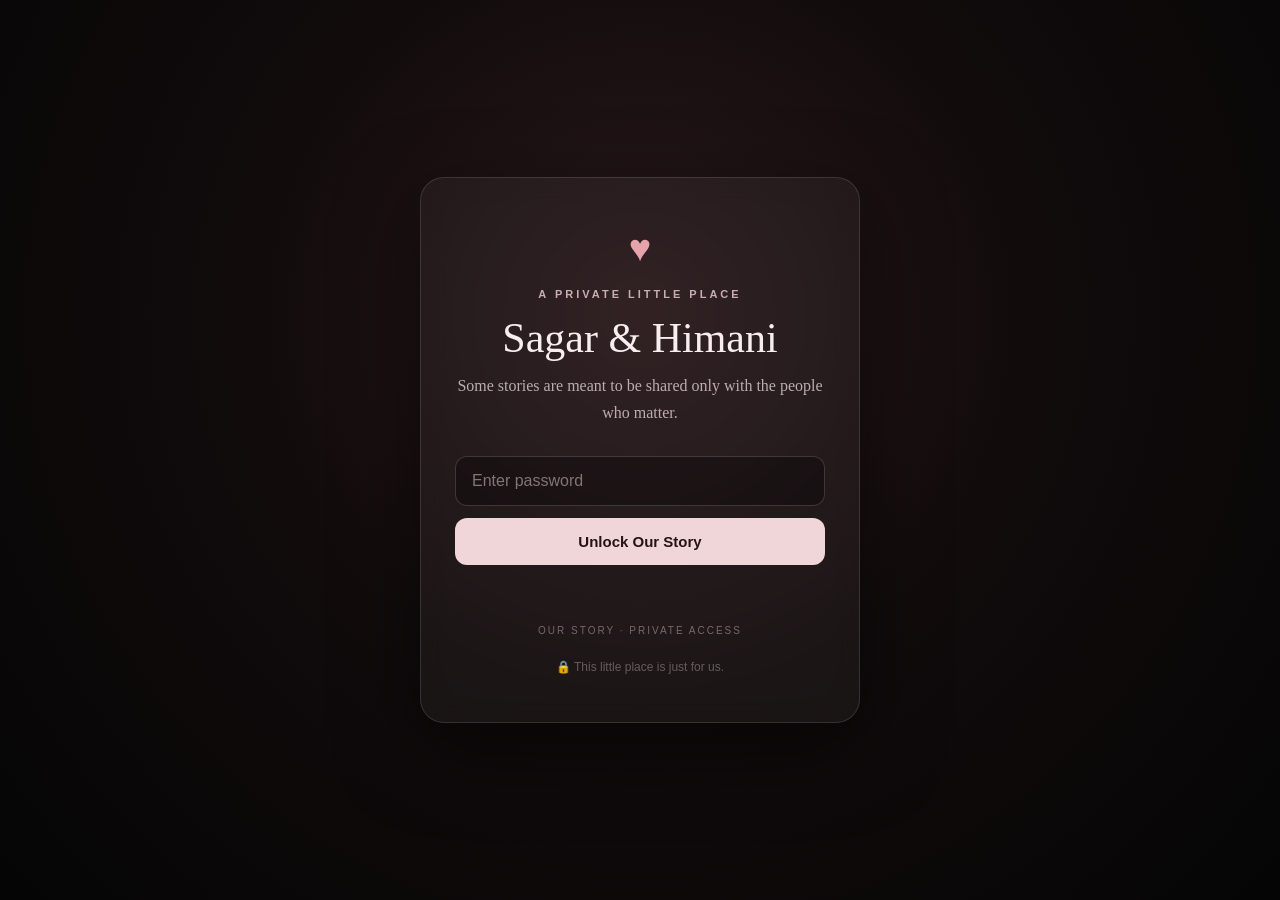
<file: index.html>
<!doctype html>
<html lang="en">
<head>
  <meta charset="utf-8">
  <meta name="viewport" content="width=device-width, initial-scale=1">
  <meta name="theme-color" content="#090707">

  <title>Private · Sagar & Himani</title>

  <style>
    * {
      box-sizing: border-box;
    }

    html,
    body {
      margin: 0;
      min-height: 100%;
    }

    body {
      min-height: 100vh;
      display: flex;
      align-items: center;
      justify-content: center;
      padding: 24px;

      background:
        radial-gradient(
          circle at 50% 35%,
          #29181b 0%,
          #110b0c 45%,
          #050505 100%
        );

      color: #f8eeee;
      font-family: Georgia, "Times New Roman", serif;
    }

    .card {
      width: min(440px, 100%);
      padding: 48px 34px;
      text-align: center;

      border: 1px solid rgba(255, 255, 255, 0.12);
      border-radius: 24px;

      background: rgba(255, 255, 255, 0.045);

      box-shadow:
        0 24px 80px rgba(0, 0, 0, 0.5);

      backdrop-filter: blur(12px);
    }

    .heart {
      font-size: 38px;
      margin-bottom: 18px;
      color: #e6a3ac;
    }

    .eyebrow {
      font-family: Arial, sans-serif;
      font-size: 11px;
      font-weight: 600;
      letter-spacing: 3px;
      color: #c8aeb1;
    }

    .title {
      font-size: 42px;
      font-weight: 400;
      margin: 14px 0 10px;
    }

    .subtitle {
      color: #bcaeb0;
      line-height: 1.7;
      margin: 0 0 30px;
    }

    .password-box {
      width: 100%;
    }

    input {
      width: 100%;
      padding: 15px 16px;

      border-radius: 12px;
      border: 1px solid rgba(255, 255, 255, 0.16);

      background: rgba(0, 0, 0, 0.3);

      color: white;
      font-size: 16px;

      outline: none;
    }

    input::placeholder {
      color: #817578;
    }

    input:focus {
      border-color: #c98b94;
    }

    button {
      width: 100%;
      margin-top: 12px;
      padding: 15px;

      border: 0;
      border-radius: 12px;

      background: #f1d6d9;
      color: #241416;

      font-weight: 700;
      font-size: 15px;

      cursor: pointer;

      transition: 0.2s ease;
    }

    button:hover {
      transform: translateY(-1px);
      filter: brightness(1.05);
    }

    button:active {
      transform: translateY(0);
    }

    #error {
      min-height: 20px;
      margin-top: 12px;

      color: #e9a2aa;

      font-family: Arial, sans-serif;
      font-size: 13px;
    }

    .note {
      margin-top: 28px;

      color: #766a6c;

      font-family: Arial, sans-serif;
      font-size: 10px;
      letter-spacing: 2px;
    }

    .lock {
      margin-top: 24px;
      font-size: 12px;
      color: #665b5d;
      font-family: Arial, sans-serif;
    }
  </style>
</head>

<body>

  <main class="card">

    <div class="heart">♥</div>

    <div class="eyebrow">
      A PRIVATE LITTLE PLACE
    </div>

    <h1 class="title">
      Sagar & Himani
    </h1>

    <p class="subtitle">
      Some stories are meant to be shared only
      with the people who matter.
    </p>

    <form id="gate" class="password-box">

      <input
        id="password"
        type="password"
        placeholder="Enter password"
        autocomplete="off"
        required
      >

      <button type="submit">
        Unlock Our Story
      </button>

    </form>

    <div id="error"></div>

    <div class="note">
      OUR STORY · PRIVATE ACCESS
    </div>

    <div class="lock">
      🔒 This little place is just for us.
    </div>

  </main>

  <script>

    /*
      ==============================
      YOUR WEBSITE PASSWORD
      ==============================
    */

    const PASSWORD = "SH1690";


    /*
      ==============================
      CHECK PASSWORD
      ==============================
    */

    document
      .getElementById("gate")
      .addEventListener("submit", function(event) {

        event.preventDefault();

        const enteredPassword =
          document.getElementById("password").value;

        const error =
          document.getElementById("error");


        if (enteredPassword === PASSWORD) {

          // Remember that this browser has unlocked the story.
          sessionStorage.setItem(
            "storyUnlocked",
            "yes"
          );

          // Open the actual Sagar & Himani website.
          window.location.href = "story.html";

        } else {

          error.textContent =
            "That password is not correct. Try again.";

          document.getElementById("password").value = "";

          document
            .getElementById("password")
            .focus();
        }

      });

  </script>

</body>
</html>
</file>
<file: style.css>
*{box-sizing:border-box}html{scroll-behavior:smooth}body{margin:0;background:#f7eee9;color:#332122;font-family:"DM Sans",sans-serif;overflow-x:hidden}.loader{position:fixed;inset:0;background:#1d0b0d;color:#f8dfdf;z-index:9999;display:grid;place-items:center;text-align:center;transition:opacity .8s,visibility .8s}.loader.hide{opacity:0;visibility:hidden}.loaderHeart{font-size:55px;animation:pulse 1s infinite}.loader p{position:absolute;margin-top:150px;font-size:11px;letter-spacing:.22em;text-transform:uppercase;opacity:.65}.ambient{position:fixed;inset:0;pointer-events:none;background:radial-gradient(circle at 15% 20%,#e9869120,transparent 25%),radial-gradient(circle at 85% 75%,#9e566620,transparent 30%);z-index:-1}header{position:absolute;z-index:20;top:0;left:0;right:0;padding:25px 5vw;color:#fff;display:flex;justify-content:space-between;letter-spacing:.15em;font-size:.75rem}header span{color:#ff9da8}.music{position:fixed;z-index:40;right:20px;bottom:20px;border:1px solid #ffffff44;background:#241416cc;color:#fff;border-radius:50px;padding:10px 15px;cursor:pointer;backdrop-filter:blur(10px)}.music span{font-size:10px;letter-spacing:.1em}.progress{position:fixed;z-index:60;left:0;top:0;width:100%;height:3px;background:#ffffff18}.progress span{display:block;width:0;height:100%;background:#ef8793}.hero{height:100vh;position:relative;display:grid;place-items:center;background:#160c0d;color:white;overflow:hidden}.hero>img{position:absolute;width:100%;height:100%;object-fit:cover;filter:brightness(.48);object-position:center}.shade{position:absolute;inset:0;background:linear-gradient(90deg,#0a0506b8,#0a05062b,#0a050699)}.heroText{position:relative;width:min(900px,88%)}small{font-size:.7rem;letter-spacing:.24em;font-weight:600;opacity:.7}.hero h1,.section h2,.journey h2,.letter h2,.pause h2,.proposal h2,.celebrate h2{font-family:"Cormorant Garamond",serif;font-weight:500;line-height:.9;font-size:clamp(4rem,9vw,8rem);margin:20px 0}.hero i,.section i,.journey i,.pause i,.proposal i,.celebrate i{font-family:"Great Vibes",cursive;color:#e87582;font-style:normal}.heroText p{max-width:500px;line-height:1.8}.start,.pause button{border:1px solid #fff7;background:#ffffff15;color:#fff;border-radius:50px;padding:14px 22px;margin-top:18px;cursor:pointer}.scrollHint{margin-top:80px;font-size:9px;letter-spacing:.3em;opacity:.45}.section{max-width:1200px;margin:auto;padding:130px 6vw;display:grid;grid-template-columns:1fr 1fr;gap:60px;align-items:center}.copy p{line-height:1.9;color:#6b5350}.copy blockquote{border-left:2px solid #d9828a;padding:10px 20px;font-family:"Cormorant Garamond";font-size:1.4rem;font-style:italic}.section figure{margin:0;position:relative}.section figure img{width:100%;max-height:650px;object-fit:cover}.section figcaption{position:absolute;bottom:15px;left:15px;background:#0008;color:white;padding:9px 12px;font-size:.75rem}.tilt{transform:rotate(1deg);transition:.5s}.tilt:hover{transform:rotate(0) scale(1.02)}.years{background:#241718;color:#fae9e5;text-align:center;padding:140px 20px}.counter{font:500 clamp(9rem,23vw,17rem) "Cormorant Garamond";line-height:.7;margin:35px 0 10px}.years label{letter-spacing:.45em;font-size:.75rem}.stats{display:flex;justify-content:center;gap:55px;margin:55px 0 20px}.stats span{font-size:.7rem;text-transform:uppercase;letter-spacing:.1em;opacity:.55}.stats b{display:block;font:2.5rem "Cormorant Garamond";color:#e69aa0}.years em{font-family:"Cormorant Garamond";font-size:1.35rem;opacity:.8}.galleryHint{border:0;background:none;padding:0;color:#a4565d;font-size:.75rem;cursor:pointer}.gallery{columns:2;column-gap:18px}.memory{break-inside:avoid;margin:0 0 18px;cursor:zoom-in}.memory img{width:100%;height:auto;transition:transform .5s}.memory:hover img{transform:scale(1.02)}.memory figcaption{font-size:.75rem;color:#73595a;padding:8px 0}.journey{display:grid;grid-template-columns:1fr 1fr;background:#e6d5cf}.journeyImg{overflow:hidden}.journeyImg img{width:100%;height:100%;min-height:650px;object-fit:cover;transform:scale(1.02)}.journeyCopy{padding:100px 9vw;align-self:center}.journeyCopy p{line-height:1.9;color:#654e4d}.location{display:block;margin:30px 0;color:#a4565d;letter-spacing:.15em;font-size:.75rem}.script{font:italic 1.3rem "Cormorant Garamond";}.letter{max-width:800px;margin:auto;padding:140px 25px;font:1.3rem/1.9 "Cormorant Garamond"}.letter>small,.letter>h2{text-align:center;display:block}.letter h2{font-size:5rem}.letterBody>strong{display:block;text-align:center;color:#a24e58;font-size:1.7rem;margin:45px 0}.sign{text-align:right}.sign b{font:2.5rem "Great Vibes"}.pause{min-height:65vh;background:#2b191b;color:#f7dfdd;display:grid;place-items:center;text-align:center;padding:70px 20px}.pause h2{font-size:clamp(3.5rem,8vw,6rem)}.proposal{min-height:100vh;background:radial-gradient(circle,#60262d,#1d0b0d 70%);color:white;display:grid;place-items:center;text-align:center;overflow:hidden}.proposalInner{width:min(800px,90%)}.ring{font-size:4rem;animation:float 3s infinite}.proposal h2{font-size:clamp(4rem,10vw,8rem)}.proposal p{opacity:.7}.proposal #buttons{height:170px;position:relative;display:flex;align-items:center;justify-content:center;gap:20px}.proposal button{border:0;border-radius:50px;padding:16px 25px;cursor:pointer;font-weight:600}.proposal #yes{background:#f28b99;color:#351719;box-shadow:0 10px 35px #f28b9938}.proposal #no{background:white;color:#4b292d;position:absolute;transition:left .25s,top .25s}.proposal #msg{color:#f2a3aa;font-size:.85rem}#yesScreen{display:none;min-height:100vh;padding:60px 20px;place-items:center;text-align:center;background:#f7eee9}.celebrate{max-width:800px}.yesHeart{font-size:5rem;animation:pulse 1.2s infinite}.celebrate h2{font-size:clamp(4rem,10vw,8rem)}.celebrate h3{font:2rem "Cormorant Garamond"}.celebrate>p{line-height:1.8;color:#705857}.celebrate>img{width:100%;max-width:600px;max-height:650px;object-fit:cover;margin:30px auto}.forever{font:1.6rem "Cormorant Garamond";line-height:1.5}.forever span{color:#a34f58}.lightbox{position:fixed;inset:0;z-index:200;background:#12090beF;display:none;place-items:center;padding:30px}.lightbox.show{display:grid}.lightbox img{max-width:90vw;max-height:80vh;object-fit:contain}.lightbox button{position:absolute;right:25px;top:18px;border:0;background:none;color:#fff;font-size:42px;cursor:pointer}.lightbox p{position:absolute;bottom:20px;color:#fff;font:1.3rem "Cormorant Garamond"}footer{text-align:center;background:#1d0b0d;color:#d8baba;padding:28px;font-size:.7rem;letter-spacing:.1em}.conf{position:fixed;top:-20px;z-index:100;font-size:18px;animation:fall 3s forwards}@keyframes fall{to{transform:translateY(110vh) rotate(720deg);opacity:0}}@keyframes float{50%{transform:translateY(-10px)}}@keyframes pulse{50%{transform:scale(1.15)}}@media(max-width:800px){header{padding:20px}.music{right:12px;bottom:12px}.music span{display:none}.section{grid-template-columns:1fr;padding:90px 7vw}.gallery{columns:1}.journey{grid-template-columns:1fr}.journeyImg img{min-height:480px}.journeyCopy{padding:75px 8vw}.letter{padding:100px 25px;font-size:1.2rem}.stats{gap:22px}.stats span{font-size:.6rem}}
</file>
